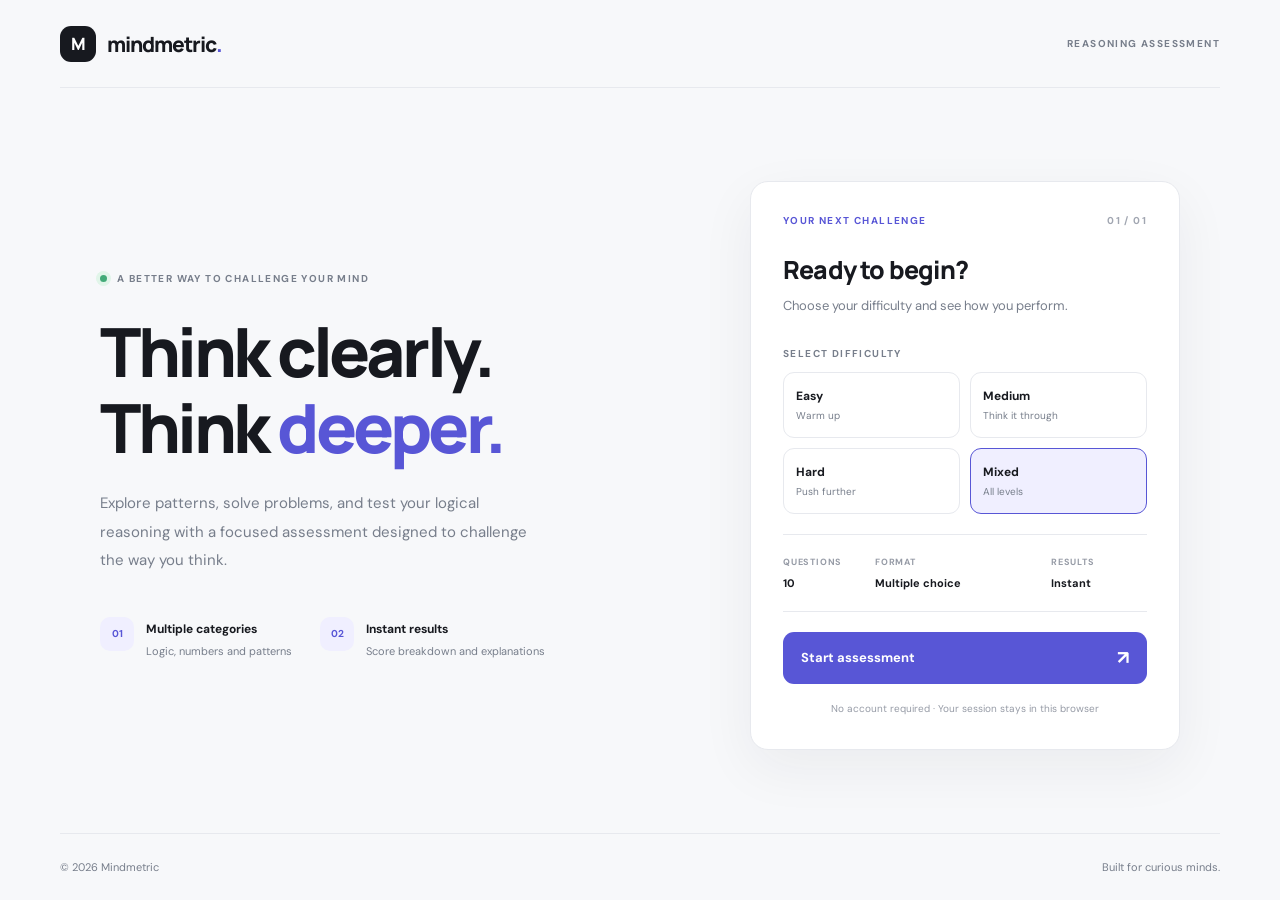
<file: index.html>
<!DOCTYPE html>
<html lang="en">
<head>
    <meta charset="UTF-8">
    <meta name="viewport" content="width=device-width, initial-scale=1.0">
    <title>Mindmetric — Reasoning Assessment</title>
    <meta name="description" content="Challenge your reasoning skills with a structured reasoning assessment.">
    <link rel="stylesheet" href="style.css">
</head>
<body>
    <header class="navbar">
        <a href="/" class="brand">
            <span class="brand-mark">M</span>
            <span>mindmetric<span class="brand-period">.</span></span>
        </a>
        <span class="nav-label">REASONING ASSESSMENT</span>
    </header>

    <main class="hero">
        <section class="hero-copy">
            <div class="eyebrow">
                <span class="status-dot"></span>
                A BETTER WAY TO CHALLENGE YOUR MIND
            </div>

            <h1>Think clearly.<br>Think <span>deeper.</span></h1>

            <p class="hero-description">
                Explore patterns, solve problems, and test your logical
                reasoning with a focused assessment designed to challenge
                the way you think.
            </p>

            <div class="feature-row">
                <div class="feature">
                    <span class="feature-icon">01</span>
                    <div>
                        <strong>Multiple categories</strong>
                        <p>Logic, numbers and patterns</p>
                    </div>
                </div>
                <div class="feature">
                    <span class="feature-icon">02</span>
                    <div>
                        <strong>Instant results</strong>
                        <p>Score breakdown and explanations</p>
                    </div>
                </div>
            </div>
        </section>

        <section class="start-card">
            <div class="card-topline">
                <span class="card-kicker">YOUR NEXT CHALLENGE</span>
                <span class="card-index">01 / 01</span>
            </div>

            <h2>Ready to begin?</h2>
            <p class="card-description">
                Choose your difficulty and see how you perform.
            </p>

            <form action="/start" method="POST">
                <label for="difficulty">SELECT DIFFICULTY</label>

                <div class="difficulty-options">
                    <label class="difficulty-option">
                        <input type="radio" name="difficulty" value="Easy">
                        <span class="option-content">
                            <strong>Easy</strong>
                            <small>Warm up</small>
                        </span>
                    </label>

                    <label class="difficulty-option">
                        <input type="radio" name="difficulty" value="Medium">
                        <span class="option-content">
                            <strong>Medium</strong>
                            <small>Think it through</small>
                        </span>
                    </label>

                    <label class="difficulty-option">
                        <input type="radio" name="difficulty" value="Hard">
                        <span class="option-content">
                            <strong>Hard</strong>
                            <small>Push further</small>
                        </span>
                    </label>

                    <label class="difficulty-option">
                        <input type="radio" name="difficulty" value="Mixed" checked>
                        <span class="option-content">
                            <strong>Mixed</strong>
                            <small>All levels</small>
                        </span>
                    </label>
                </div>

                <div class="test-details">
                    <div>
                        <span class="detail-label">QUESTIONS</span>
                        <strong>10</strong>
                    </div>
                    <div>
                        <span class="detail-label">FORMAT</span>
                        <strong>Multiple choice</strong>
                    </div>
                    <div>
                        <span class="detail-label">RESULTS</span>
                        <strong>Instant</strong>
                    </div>
                </div>

                <button type="submit" class="start-button">
                    Start assessment <span aria-hidden="true">↗</span>
                </button>
            </form>

            <p class="privacy-note">
                No account required · Your session stays in this browser
            </p>
        </section>
    </main>

    <footer class="site-footer">
        <span>© 2026 Mindmetric</span>
        <span>Built for curious minds.</span>
    </footer>
</body>
</html>
</file>
<file: style.css>
@import url('https://fonts.googleapis.com/css2?family=DM+Sans:wght@400;500;600;700&family=Manrope:wght@400;500;600;700;800&display=swap');

:root {
    --background: #f7f8fa;
    --surface: #ffffff;
    --text: #17191f;
    --muted: #777e8b;
    --border: #e7e9ee;
    --accent: #5856d6;
    --accent-hover: #4543bd;
    --accent-soft: #f0efff;
    --success: #23845b;
    --radius: 18px;
    --shadow: 0 18px 55px rgba(26, 32, 54, 0.06);
}

* {
    box-sizing: border-box;
    margin: 0;
    padding: 0;
}

html {
    scroll-behavior: smooth;
}

body {
    min-height: 100vh;
    background: var(--background);
    color: var(--text);
    font-family: 'DM Sans', sans-serif;
    -webkit-font-smoothing: antialiased;
}

a {
    color: inherit;
    text-decoration: none;
}

button,
input {
    font: inherit;
}

.navbar {
    width: min(1160px, calc(100% - 64px));
    height: 88px;
    margin: 0 auto;
    display: flex;
    align-items: center;
    justify-content: space-between;
    border-bottom: 1px solid var(--border);
}

.brand {
    display: inline-flex;
    align-items: center;
    gap: 11px;
    font-family: 'Manrope', sans-serif;
    font-size: 21px;
    font-weight: 800;
    letter-spacing: -1px;
}

.brand-mark {
    width: 36px;
    height: 36px;
    display: grid;
    place-items: center;
    background: var(--text);
    color: white;
    border-radius: 11px;
    font-size: 17px;
    letter-spacing: 0;
}

.brand-period {
    color: var(--accent);
}

.nav-label,
.card-kicker,
.card-index,
.eyebrow,
.start-card form > label,
.detail-label {
    font-size: 10px;
    font-weight: 700;
    letter-spacing: 1.4px;
}

.nav-label {
    color: var(--muted);
}

.hero {
    width: min(1080px, calc(100% - 64px));
    min-height: calc(100vh - 155px);
    margin: 0 auto;
    padding: 70px 0 60px;
    display: grid;
    grid-template-columns: 1fr 430px;
    align-items: center;
    gap: 90px;
}

.eyebrow {
    display: flex;
    align-items: center;
    gap: 10px;
    color: var(--muted);
    line-height: 1.7;
}

.status-dot {
    width: 7px;
    height: 7px;
    border-radius: 50%;
    background: #43aa78;
    box-shadow: 0 0 0 4px #e1f5e9;
}

.hero h1 {
    margin-top: 26px;
    font-family: 'Manrope', sans-serif;
    font-size: clamp(43px, 5.3vw, 68px);
    font-weight: 800;
    line-height: 1.12;
    letter-spacing: -3.5px;
}

.hero h1 span {
    color: var(--accent);
}

.hero-description {
    max-width: 440px;
    margin-top: 24px;
    color: var(--muted);
    font-size: 15px;
    line-height: 1.9;
}

.feature-row {
    display: flex;
    flex-wrap: wrap;
    gap: 28px;
    margin-top: 42px;
}

.feature {
    display: flex;
    align-items: flex-start;
    gap: 12px;
}

.feature-icon {
    width: 34px;
    height: 34px;
    display: grid;
    place-items: center;
    flex-shrink: 0;
    background: var(--accent-soft);
    color: var(--accent);
    border-radius: 10px;
    font-size: 10px;
    font-weight: 700;
}

.feature strong {
    font-size: 12px;
    font-weight: 700;
}

.feature p {
    margin-top: 5px;
    color: var(--muted);
    font-size: 11px;
    line-height: 1.6;
}

.start-card {
    padding: 32px;
    background: var(--surface);
    border: 1px solid var(--border);
    border-radius: var(--radius);
    box-shadow: var(--shadow);
}

.card-topline {
    display: flex;
    align-items: center;
    justify-content: space-between;
}

.card-kicker {
    color: var(--accent);
}

.card-index {
    color: #a1a6b1;
}

.start-card h2 {
    margin-top: 25px;
    font-family: 'Manrope', sans-serif;
    font-size: 25px;
    font-weight: 800;
    letter-spacing: -0.8px;
}

.card-description {
    margin-top: 8px;
    color: var(--muted);
    font-size: 13px;
    line-height: 1.7;
}

.start-card form {
    margin-top: 29px;
}

.start-card form > label {
    display: block;
    margin-bottom: 12px;
    color: var(--muted);
}

.difficulty-options {
    display: grid;
    grid-template-columns: 1fr 1fr;
    gap: 10px;
}

.difficulty-option {
    position: relative;
    cursor: pointer;
}

.difficulty-option input {
    position: absolute;
    opacity: 0;
    pointer-events: none;
}

.option-content {
    min-height: 66px;
    padding: 12px;
    display: flex;
    flex-direction: column;
    justify-content: center;
    gap: 5px;
    background: #fff;
    border: 1px solid var(--border);
    border-radius: 11px;
    transition: border-color 0.2s, background 0.2s;
}

.option-content strong {
    font-size: 12px;
}

.option-content small {
    color: var(--muted);
    font-size: 10px;
}

.difficulty-option input:checked + .option-content {
    background: var(--accent-soft);
    border-color: var(--accent);
}

.difficulty-option input:focus-visible + .option-content {
    outline: 3px solid #b9b7ff;
    outline-offset: 3px;
}

.test-details {
    display: grid;
    grid-template-columns: 0.7fr 1.4fr 0.8fr;
    gap: 8px;
    padding: 21px 0;
    margin-top: 20px;
    border-bottom: 1px solid var(--border);
    border-top: 1px solid var(--border);
}

.test-details > div {
    display: flex;
    flex-direction: column;
    gap: 8px;
}

.detail-label {
    color: #969ba6;
    font-size: 9px;
    letter-spacing: 0.8px;
}

.test-details strong {
    font-size: 11px;
}

.start-button {
    width: 100%;
    min-height: 52px;
    margin-top: 20px;
    padding: 0 18px;
    display: flex;
    align-items: center;
    justify-content: space-between;
    color: white;
    background: var(--accent);
    border: none;
    border-radius: 11px;
    cursor: pointer;
    font-size: 13px;
    font-weight: 700;
    transition: background 0.2s, transform 0.2s;
}

.start-button:hover {
    background: var(--accent-hover);
    transform: translateY(-1px);
}

.start-button:focus-visible {
    outline: 3px solid #b9b7ff;
    outline-offset: 3px;
}

.start-button span {
    font-size: 19px;
}

.privacy-note {
    margin-top: 17px;
    color: #969ba6;
    text-align: center;
    font-size: 10px;
    line-height: 1.6;
}

.site-footer {
    width: min(1160px, calc(100% - 64px));
    min-height: 67px;
    margin: 0 auto;
    display: flex;
    align-items: center;
    justify-content: space-between;
    border-top: 1px solid var(--border);
    color: var(--muted);
    font-size: 11px;
}

@media (max-width: 900px) {
    .hero {
        grid-template-columns: 1fr 390px;
        gap: 35px;
    }

    .hero h1 {
        font-size: 49px;
        letter-spacing: -2.5px;
    }

    .feature-row {
        flex-direction: column;
        gap: 18px;
    }
}

@media (max-width: 700px) {
    .navbar,
    .site-footer {
        width: calc(100% - 36px);
    }

    .navbar {
        height: 72px;
    }

    .nav-label {
        font-size: 8px;
        letter-spacing: 0.8px;
    }

    .hero {
        width: calc(100% - 36px);
        padding: 48px 0;
        grid-template-columns: 1fr;
        gap: 36px;
    }

    .hero h1 {
        font-size: clamp(43px, 12vw, 62px);
    }

    .hero-description {
        font-size: 14px;
    }

    .feature-row {
        flex-direction: row;
        flex-wrap: wrap;
    }

    .start-card {
        padding: 25px 20px;
    }

    .site-footer {
        min-height: 60px;
        gap: 12px;
        font-size: 10px;
    }
}

@media (prefers-reduced-motion: reduce) {
    *,
    *::before,
    *::after {
        scroll-behavior: auto !important;
        transition-duration: 0.01ms !important;
    }
}

/* QUIZ PAGE */

.quiz-container,
.results-container {
    width: min(850px, calc(100% - 40px));
    margin: 0 auto;
    padding: 55px 0 75px;
}

.quiz-heading h1,
.results-hero h1 {
    margin-top: 22px;
    font-family: 'Manrope', sans-serif;
    font-size: clamp(38px, 6vw, 55px);
    font-weight: 800;
    line-height: 1.15;
    letter-spacing: -2px;
}

.quiz-heading h1 span,
.results-hero h1 span {
    color: var(--accent);
}

.quiz-heading > p,
.results-hero > p {
    margin-top: 15px;
    color: var(--muted);
    font-size: 14px;
    line-height: 1.8;
}

.progress-panel {
    margin: 32px 0 22px;
    padding: 19px 22px;
    background: white;
    border: 1px solid var(--border);
    border-radius: 14px;
}

.progress-copy,
.stat-label-row {
    display: flex;
    justify-content: space-between;
    align-items: center;
    gap: 12px;
}

.progress-copy span {
    color: var(--muted);
    font-size: 10px;
    font-weight: 700;
    letter-spacing: 1px;
}

.progress-copy strong {
    font-size: 12px;
}

.progress-track,
.stat-track {
    height: 6px;
    overflow: hidden;
    background: #ececf2;
    border-radius: 99px;
}

.progress-track {
    margin-top: 14px;
}

.progress-fill,
.stat-fill {
    height: 100%;
    width: 0;
    background: var(--accent);
    border-radius: inherit;
    transition: width 0.25s ease;
}

.question-card,
.review-card {
    margin-top: 16px;
    padding: 25px;
    background: white;
    border: 1px solid var(--border);
    border-radius: 15px;
}

.question-topline,
.review-topline {
    display: flex;
    align-items: center;
    justify-content: space-between;
    gap: 12px;
}

.question-number {
    color: var(--muted);
    font-size: 10px;
    font-weight: 700;
    letter-spacing: 1px;
}

.difficulty-tag,
.review-status {
    padding: 6px 9px;
    border-radius: 7px;
    font-size: 10px;
    font-weight: 700;
}

.difficulty-easy {
    background: #e9f7ef;
    color: #23845b;
}

.difficulty-medium {
    background: #fff4dc;
    color: #996b12;
}

.difficulty-hard {
    background: #ffebeb;
    color: #bd4545;
}

.question-card h2 {
    margin-top: 22px;
    font-family: 'Manrope', sans-serif;
    font-size: 19px;
    line-height: 1.6;
    letter-spacing: -0.4px;
}

.question-category {
    margin-top: 7px;
    color: var(--muted);
    font-size: 11px;
}

.answer-options {
    display: grid;
    grid-template-columns: 1fr 1fr;
    gap: 10px;
    margin-top: 22px;
}

.answer-option {
    display: flex;
    align-items: center;
    gap: 11px;
    min-height: 52px;
    padding: 10px 12px;
    border: 1px solid var(--border);
    border-radius: 10px;
    cursor: pointer;
    transition: border-color 0.15s, background 0.15s;
}

.answer-option:hover {
    border-color: #b9b7ff;
}

.answer-option input {
    position: absolute;
    opacity: 0;
    pointer-events: none;
}

.answer-letter {
    width: 27px;
    height: 27px;
    flex-shrink: 0;
    display: grid;
    place-items: center;
    background: #f3f4f7;
    color: #666d7b;
    border-radius: 7px;
    font-size: 11px;
    font-weight: 700;
}

.answer-text {
    flex: 1;
    overflow-wrap: anywhere;
    font-size: 12px;
    line-height: 1.5;
}

.answer-check {
    display: none;
    color: var(--accent);
    font-weight: 700;
}

.answer-option input:checked + .answer-letter {
    background: var(--accent);
    color: white;
}

.answer-option input:checked ~ .answer-check {
    display: inline;
}

.answer-option:has(input:checked) {
    background: var(--accent-soft);
    border-color: var(--accent);
}

.answer-option input:focus-visible + .answer-letter {
    outline: 2px solid var(--accent);
    outline-offset: 3px;
}

.submit-panel {
    margin-top: 24px;
    padding: 23px;
    display: flex;
    align-items: center;
    justify-content: space-between;
    gap: 20px;
    background: white;
    border: 1px solid var(--border);
    border-radius: 14px;
}

.submit-panel p {
    color: var(--muted);
    font-size: 12px;
    line-height: 1.7;
}

.submit-button {
    width: auto;
    min-width: 220px;
    margin-top: 0;
    gap: 20px;
}

.submit-button:disabled {
    opacity: 0.65;
    cursor: wait;
}

/* RESULTS PAGE */

.results-hero {
    padding-bottom: 30px;
}

.score-grid {
    display: grid;
    grid-template-columns: repeat(3, minmax(0, 1fr));
    gap: 14px;
}

.score-card {
    min-width: 0;
    padding: 23px 19px;
    background: white;
    border: 1px solid var(--border);
    border-radius: 14px;
}

.score-primary {
    background: var(--accent-soft);
    border-color: #dedcff;
}

.score-label,
.section-kicker {
    color: var(--muted);
    font-size: 9px;
    font-weight: 700;
    letter-spacing: 1px;
}

.score-primary .score-label {
    color: var(--accent);
}

.score-number {
    margin-top: 20px;
    font-family: 'Manrope', sans-serif;
    font-size: clamp(29px, 4vw, 43px);
    font-weight: 800;
    letter-spacing: -2px;
}

.score-number span {
    margin-left: 2px;
    color: var(--muted);
    font-size: 17px;
    letter-spacing: 0;
}

.score-card > p {
    margin-top: 10px;
    color: var(--muted);
    font-size: 11px;
    line-height: 1.7;
}

.breakdown-section,
.review-section {
    margin-top: 46px;
}

.section-heading {
    display: flex;
    justify-content: space-between;
    align-items: center;
    margin-bottom: 20px;
}

.section-heading h2 {
    margin-top: 8px;
    font-family: 'Manrope', sans-serif;
    font-size: 25px;
    letter-spacing: -0.8px;
}

.section-heading p {
    margin-top: 8px;
    color: var(--muted);
    font-size: 12px;
    line-height: 1.7;
}

.breakdown-grid {
    display: grid;
    grid-template-columns: 1fr 1fr;
    gap: 15px;
}

.breakdown-card {
    padding: 23px;
    background: white;
    border: 1px solid var(--border);
    border-radius: 14px;
}

.breakdown-card h3 {
    margin-bottom: 24px;
    font-family: 'Manrope', sans-serif;
    font-size: 15px;
}

.stat-row + .stat-row {
    margin-top: 20px;
}

.stat-label-row {
    margin-bottom: 9px;
    font-size: 11px;
}

.stat-label-row span {
    color: var(--muted);
}

.stat-label-row strong {
    font-size: 11px;
}

.stat-track {
    height: 5px;
}

.stat-fill {
    background: var(--accent);
}

.review-card {
    padding: 23px;
}

.review-card h3 {
    margin-top: 20px;
    font-family: 'Manrope', sans-serif;
    font-size: 15px;
    line-height: 1.7;
}

.correct-status {
    background: #e9f7ef;
    color: #23845b;
}

.incorrect-status {
    background: #ffebeb;
    color: #bd4545;
}

.review-answer {
    margin-top: 17px;
    display: flex;
    flex-wrap: wrap;
    justify-content: space-between;
    gap: 8px 18px;
}

.review-answer-label {
    color: var(--muted);
    font-size: 9px;
    font-weight: 700;
    letter-spacing: 0.8px;
}

.review-answer strong {
    font-size: 12px;
    overflow-wrap: anywhere;
}

.answer-good {
    color: var(--success);
}

.answer-bad {
    color: #bd4545;
}

.explanation {
    margin-top: 20px;
    padding: 15px;
    background: #f7f8fa;
    border-radius: 9px;
}

.explanation strong {
    font-size: 11px;
}

.explanation p {
    margin-top: 7px;
    color: var(--muted);
    font-size: 12px;
    line-height: 1.8;
}

.results-actions {
    margin-top: 30px;
    text-align: center;
}

.retry-button {
    width: min(100%, 300px);
    margin: 0 auto;
}

.results-actions > p {
    margin-top: 16px;
    color: var(--muted);
    font-size: 10px;
    line-height: 1.7;
}

@media (max-width: 600px) {
    .quiz-container,
    .results-container {
        width: calc(100% - 28px);
        padding-top: 35px;
    }

    .answer-options,
    .breakdown-grid {
        grid-template-columns: 1fr;
    }

    .question-card,
    .review-card {
        padding: 19px;
    }

    .score-grid {
        grid-template-columns: 1fr;
    }

    .score-card {
        padding: 19px;
    }

    .score-number {
        margin-top: 12px;
    }

    .submit-panel {
        align-items: stretch;
        flex-direction: column;
    }

    .submit-button {
        width: 100%;
        min-width: 0;
    }

    .section-heading h2 {
        font-size: 22px;
    }
}

/* IQ-STYLE ESTIMATE */

.iq-estimate-card {
    display: flex;
    align-items: center;
    justify-content: space-between;
    gap: 20px;
    margin: 0 0 18px;
    padding: 30px;
    background: var(--accent-soft);
    border: 1px solid #dedcff;
    border-radius: 16px;
}

.iq-estimate-copy h2 {
    margin-top: 10px;
    color: var(--accent);
    font-family: 'Manrope', sans-serif;
    font-size: 58px;
    line-height: 1.1;
    letter-spacing: -2px;
}

.iq-estimate-copy p {
    margin-top: 10px;
    color: var(--muted);
    font-size: 12px;
    line-height: 1.7;
}

.iq-estimate-mark {
    display: grid;
    place-items: center;
    width: 64px;
    height: 64px;
    flex-shrink: 0;
    background: white;
    color: var(--accent);
    border: 1px solid #dedcff;
    border-radius: 18px;
    font-size: 27px;
    font-weight: 800;
}

@media (max-width: 600px) {
    .iq-estimate-card {
        padding: 22px;
    }

    .iq-estimate-copy h2 {
        font-size: 48px;
    }

    .iq-estimate-mark {
        width: 48px;
        height: 48px;
        border-radius: 13px;
    }
}
</file>
